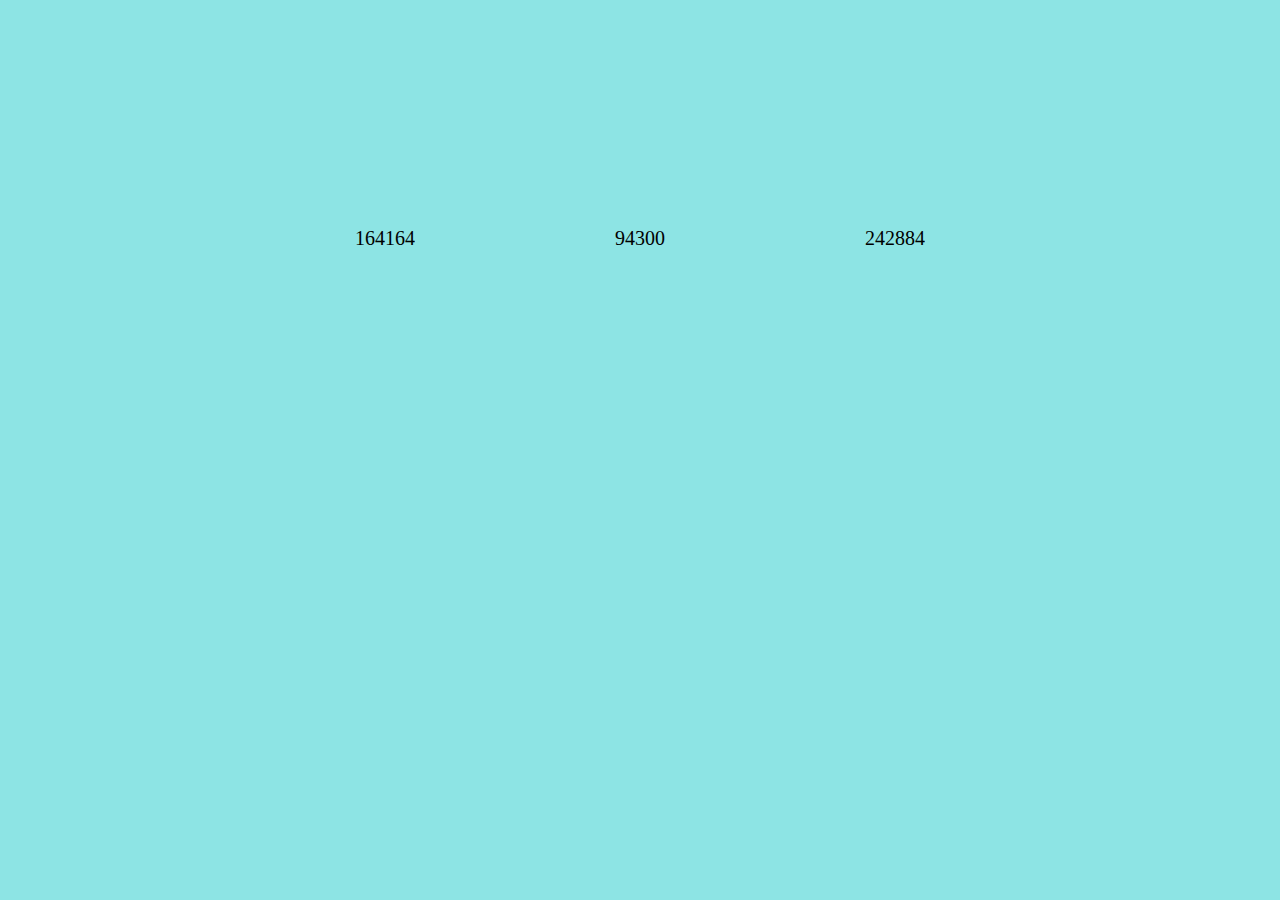
<file: Live Counter/index.html>
<!DOCTYPE html>
<html lang="en">
  <head>
    <meta charset="UTF-8" />
    <meta name="viewport" content="width=device-width, initial-scale=1.0" />
    <link rel="stylesheet" href="https://cdnjs.cloudflare.com/ajax/libs/font-awesome/5.14.0/css/all.min.css" integrity="sha512-1PKOgIY59xJ8Co8+NE6FZ+LOAZKjy+KY8iq0G4B3CyeY6wYHN3yt9PW0XpSriVlkMXe40PTKnXrLnZ9+fkDaog==" crossorigin="anonymous" />
    <link rel="stylesheet" href="style.css" />
    <title>Increment Counter</title>
  </head>
  <body>
    <div class="counter-container">
      <i class="fab fa-twitter fa-3x"></i>
      <div class="counter" data-target="250050"></div>
    
    </div>

    <div class="counter-container">
      <i class="fab fa-youtube fa-3x"></i>
      <div class="counter" data-target="143676"></div>
      
    </div>

    <div class="counter-container">
      <i class="fab fa-facebook fa-3x"></i>
      <div class="counter" data-target="370065"></div>
      
    </div>
    <script src="script.js"></script>
  </body>
</html>
</file>
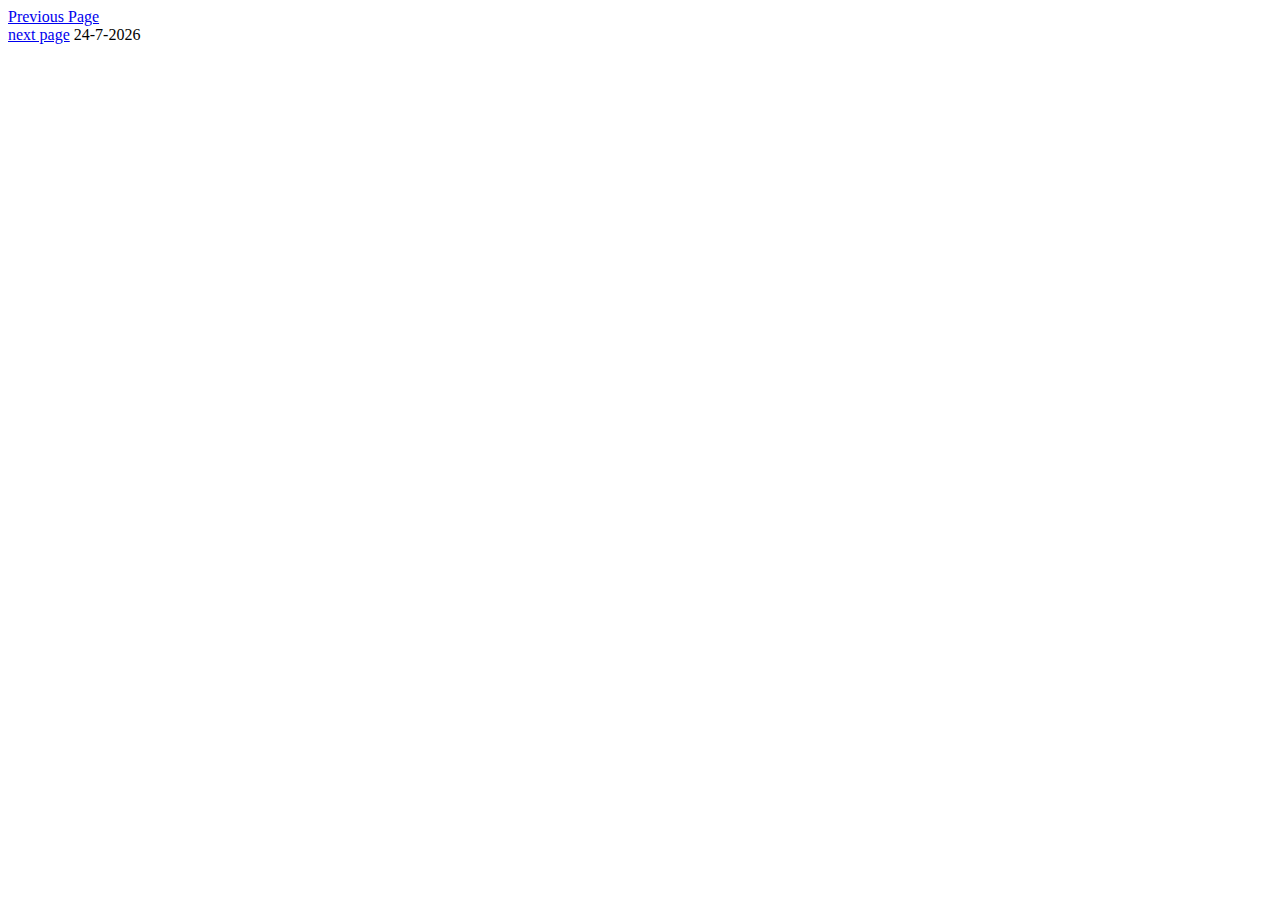
<file: Prev and Next/index.html>
<!DOCTYPE html>
<html lang="en">
<head>
    <meta charset="UTF-8">
    <meta http-equiv="X-UA-Compatible" content="IE=edge">
    <meta name="viewport" content="width=device-width, initial-scale=1.0">
    <title>Document</title>
</head>
<body>
    <a href="javascript:history.back(1)">Previous Page</a><br>
    <a href="javascript:history.back(-1)">next page</a>
    <script src="script.js"></script>
</html>
</file>
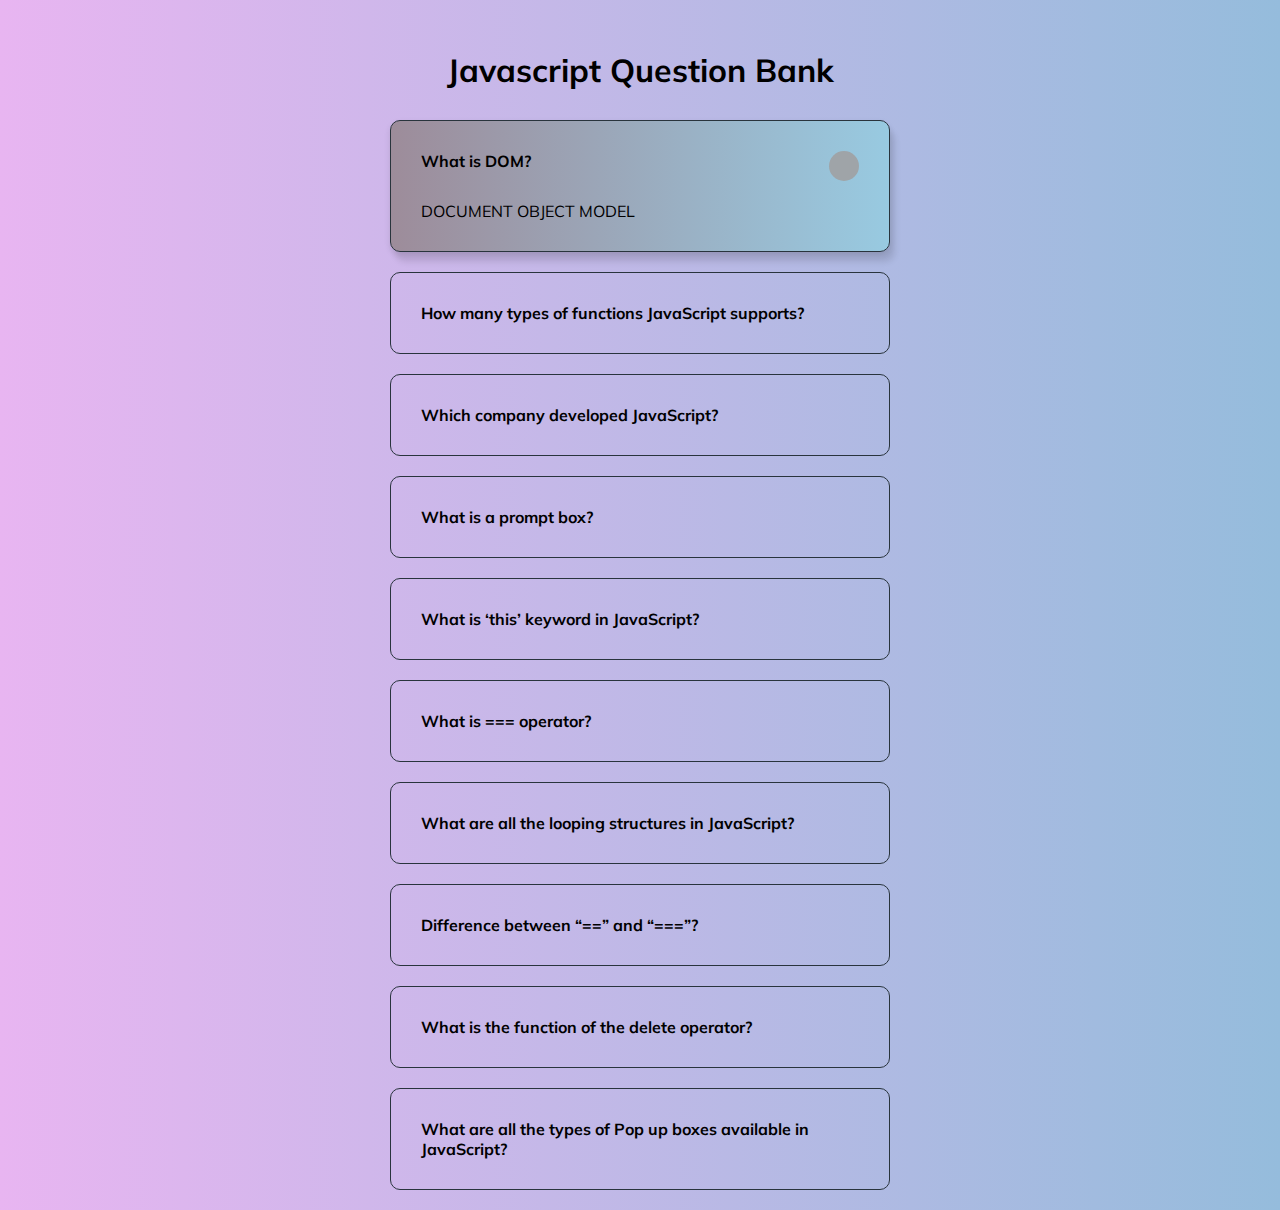
<file: Question Bank/index.html>
<!DOCTYPE html>
<html lang="en">
  <head>
    <meta charset="UTF-8" />
    <meta name="viewport" content="width=device-width, initial-scale=1.0" />
    <link rel="stylesheet" href="https://cdnjs.cloudflare.com/ajax/libs/font-awesome/5.14.0/css/all.min.css" integrity="sha512-1PKOgIY59xJ8Co8+NE6FZ+LOAZKjy+KY8iq0G4B3CyeY6wYHN3yt9PW0XpSriVlkMXe40PTKnXrLnZ9+fkDaog==" crossorigin="anonymous" />
    <link rel="stylesheet" href="style.css" />
    <title>Question bank</title>
  </head>
  <body>
    <h1>Javascript Question Bank</h1>
    <div class="faq-container">
      <div class="faq active">
        <h4 class="faq-title">
          What is DOM?
        </h4>

        <p class="faq-text">
          DOCUMENT OBJECT MODEL
        </p>

        <button class="faq-toggle">
          <i class="fas fa-chevron-down"></i>
          <i class="fas fa-times"></i>
        </button>
      </div>

      <div class="faq">
        <h4 class="faq-title">
            How many types of functions JavaScript supports?
        </h4>
        <p class="faq-text">
         Four
        </p>
        <button class="faq-toggle">
          <i class="fas fa-chevron-down"></i>
          <i class="fas fa-times"></i>
        </button>
      </div>
      
      <div class="faq">
        <h4 class="faq-title">
            Which company developed JavaScript?
        </h4>
        <p class="faq-text">
          Netscape
        </p>
        <button class="faq-toggle">
          <i class="fas fa-chevron-down"></i>
          <i class="fas fa-times"></i>
        </button>
      </div>

      <div class="faq">
        <h4 class="faq-title">
          What is a prompt box?
        </h4>
        <p class="faq-text">
          A prompt box is a box that allows the user to enter input by providing a text box. A label and box will be provided to enter the text or number.
        </p>
        <button class="faq-toggle">
          <i class="fas fa-chevron-down"></i>
          <i class="fas fa-times"></i>
        </button>
      </div>

      <div class="faq">
        <h4 class="faq-title">
          What is ‘this’ keyword in JavaScript?
        </h4>
        <p class="faq-text">
          ‘This’ keyword refers to the object from where it was called.
        </p>
        <button class="faq-toggle">
          <i class="fas fa-chevron-down"></i>
          <i class="fas fa-times"></i>
        </button>
      </div>

      <div class="faq">
        <h4 class="faq-title">
          What is === operator?
        </h4>
        <p class="faq-text">
          === is called a strict equality operator, which returns true when the two operands have the same value without conversion.
        </p>
        <button class="faq-toggle">
          <i class="fas fa-chevron-down"></i>
          <i class="fas fa-times"></i>
        </button>
      </div>

      <div class="faq">
        <h4 class="faq-title">
          What are all the looping structures in JavaScript?
        </h4>
        <p class="faq-text">
          Following are looping structures in Javascript:

          <br>For
          <br>While
          <br>Do-while loops.
        </p>
        <button class="faq-toggle">
          <i class="fas fa-chevron-down"></i>
          <i class="fas fa-times"></i>
        </button>
      </div>

      <div class="faq">
        <h4 class="faq-title">
          Difference between “==” and “===”?
        </h4>
        <p class="faq-text">
          “==” checks only for equality in value, whereas “===” is a stricter equality test and returns false if either the value or the type of the two variables are different.
        </p>
        <button class="faq-toggle">
          <i class="fas fa-chevron-down"></i>
          <i class="fas fa-times"></i>
        </button>
      </div>

      <div class="faq">
        <h4 class="faq-title">
          What is the function of the delete operator?
        </h4>
        <p class="faq-text">
          The delete keyword is used to delete the property as well as its value.
        </p>
        <button class="faq-toggle">
          <i class="fas fa-chevron-down"></i>
          <i class="fas fa-times"></i>
        </button>
      </div>

      <div class="faq">
        <h4 class="faq-title">
          What are all the types of Pop up boxes available in JavaScript?
        </h4>
        <p class="faq-text">
          1.Alert
          <br>2.Confirm and
          <br>3.Prompt
        </p>
        <button class="faq-toggle">
          <i class="fas fa-chevron-down"></i>
          <i class="fas fa-times"></i>
        </button>
      </div>
      
      
      </div>
    </div>
    <script src="script.js"></script>
  </body>
</html>
</file>
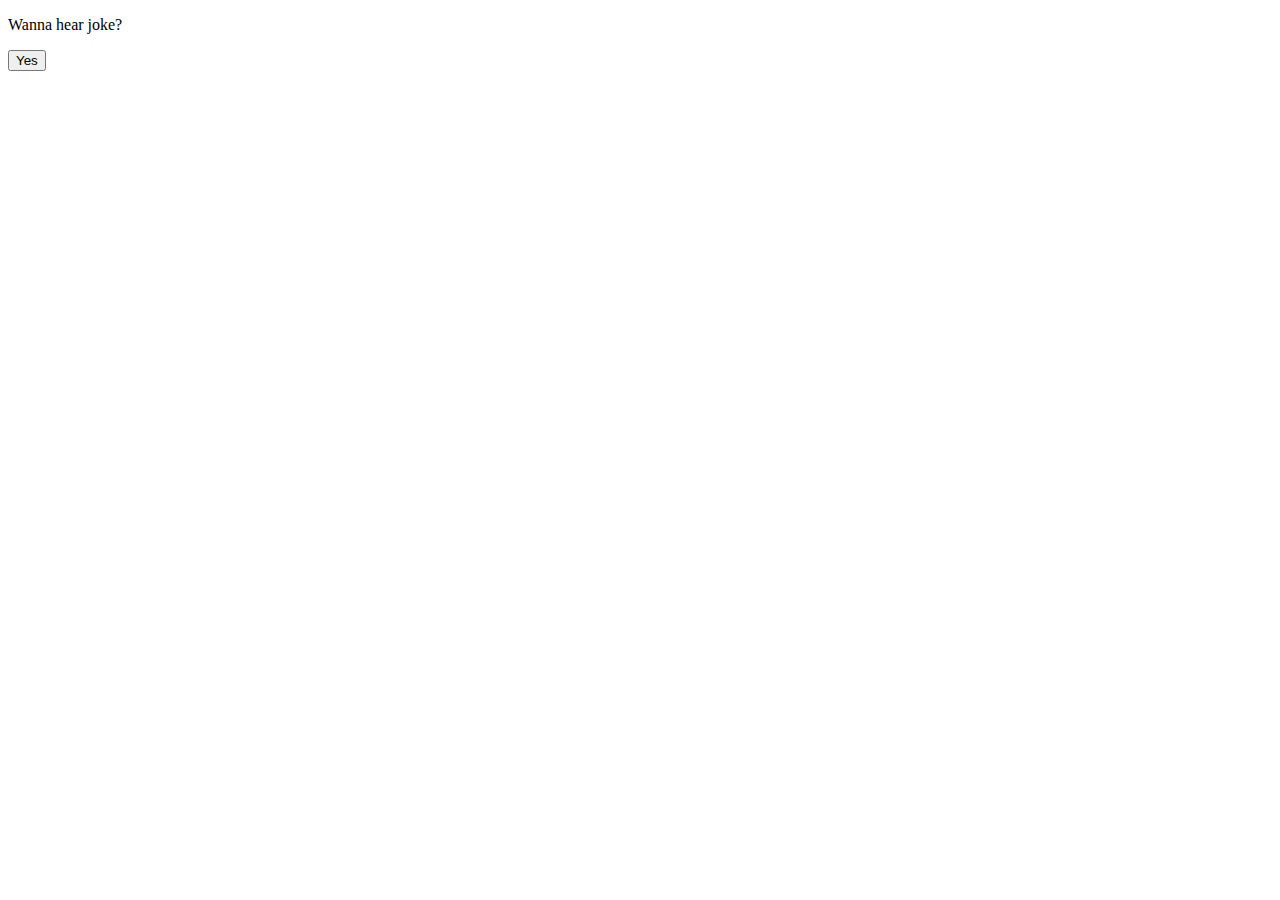
<file: Random Jokes/index.html>
<!DOCTYPE html>
<html lang="en">
<head>
    <meta charset="UTF-8">
    <meta http-equiv="X-UA-Compatible" content="IE=edge">
    <meta name="viewport" content="width=device-width, initial-scale=1.0">
    <title>Document</title>
</head>
<body>
    <p id="para">Wanna hear joke?</p>
    <button id="button">Yes</button>
    <script src="script.js"></script>
</body>
</html>
</file>
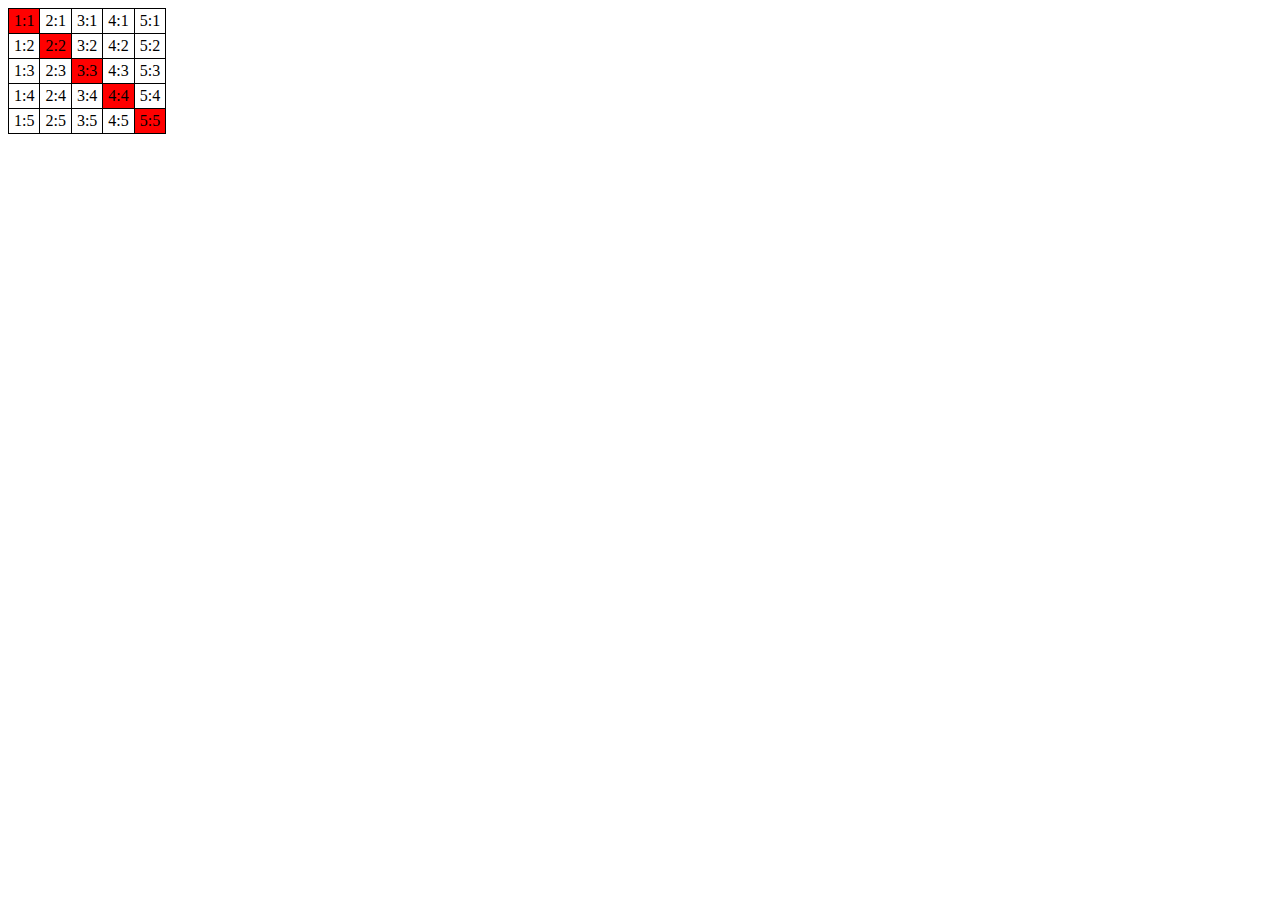
<file: tablediagonal.html>
<!DOCTYPE html>
<html lang="en">
<head>
    <meta charset="UTF-8">
    <meta http-equiv="X-UA-Compatible" content="IE=edge">
    <meta name="viewport" content="width=device-width, initial-scale=1.0">
    <title>Color the Diagonal</title>
    <style>
        table {
          border-collapse: collapse;
        }
    
        td {
          border: 1px solid black;
          padding: 3px 5px;
        }
      </style>
    </head>
    
    <body>
      <table>
        <tr id="row">
          <td>1:1</td>
          <td>2:1</td>
          <td>3:1</td>
          <td>4:1</td>
          <td>5:1</td>
        </tr>
        <tr id="row">
          <td>1:2</td>
          <td>2:2</td>
          <td>3:2</td>
          <td>4:2</td>
          <td>5:2</td>
        </tr>
        <tr id="row">
          <td>1:3</td>
          <td>2:3</td>
          <td>3:3</td>
          <td>4:3</td>
          <td>5:3</td>
        </tr>
        <tr id="row">
          <td>1:4</td>
          <td>2:4</td>
          <td>3:4</td>
          <td>4:4</td>
          <td>5:4</td>
        </tr>
        <tr id="row">
          <td>1:5</td>
          <td>2:5</td>
          <td>3:5</td>
          <td>4:5</td>
          <td>5:5</td>
        </tr>
      </table>
<body>
    <script>
        var tab=document.body.firstElementChild
        for(i=0;i<tab.rows.length;i++){
            var c=tab.rows[i]
            c.cells[i].style.background="red"
        }
    </script>
</body>
</html>
</file>
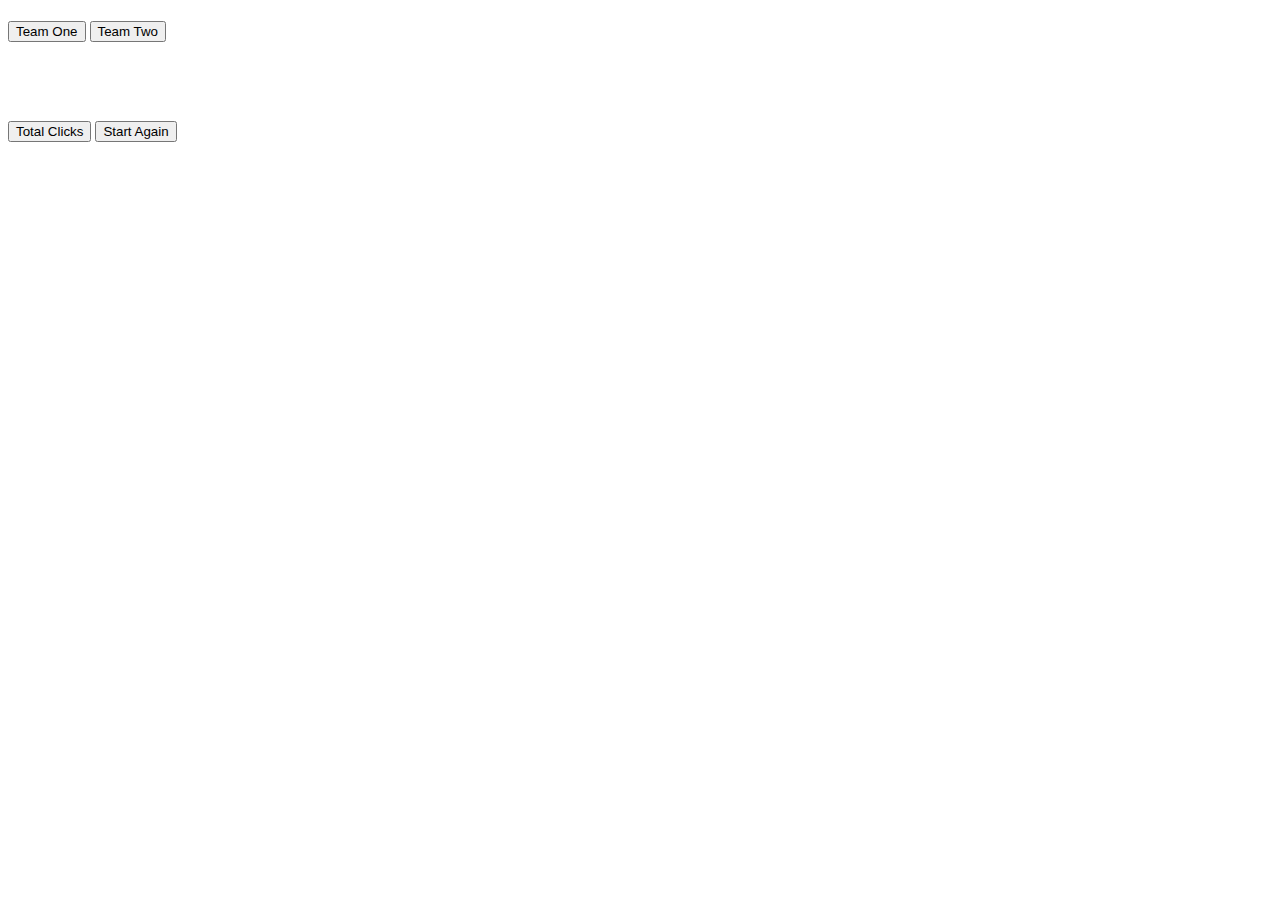
<file: Simple Click Game/teamgame.html>
<!DOCTYPE html>
<html lang="en">
<head>
    <meta charset="UTF-8">
    <meta http-equiv="X-UA-Compatible" content="IE=edge">
    <meta name="viewport" content="width=device-width, initial-scale=1.0">
    <title>Document</title>
    
</head>
<h1 id="result"></h1>
<body>
    <Button Type="Button"  OnClick="TeamOne()" id="one">Team One</Button>
    <Button Type="Button"  OnClick="TeamTwo()" id="two">Team Two</Button><br>
    <div id="con">
        <h1 id="total1"></h1><br>
        <h1 id="total2"></h1><br>
    </div>
    <Button Type="Button"  OnClick="TotalClicks()">Total Clicks</Button>
    <Button Type="Button"  OnClick="reset()">Start Again</Button>
    <script src="script.js"></script>
</body>
</html>
</file>
<file: Live Counter/style.css>
body{
    background-color: rgb(141, 228, 228);
    display: flex;
    justify-content: center;
    align-items: center;
    height: 50vh;
}
.counter-container{
    display: flex;
    flex-direction: column;
    justify-content: center;
    align-items: center;
    margin: 100px;
}
.counter{
    font-size: 20px;
    margin-top: 10px;
    
}

.fab{
    color: rgb(7, 43, 41);
}
</file>
<file: Question Bank/style.css>
@import url('https://fonts.googleapis.com/css?family=Muli&display=swap');

* {
  box-sizing: border-box;
}

body {
  font-family: 'Muli', sans-serif;
  background: linear-gradient(to right, #e8b5f1, #95bcdc);
}

h1 {
  margin: 50px 0 30px;
  text-align: center;
}

.faq-container {
  max-width: 500px;
  margin: 0 auto;
}

.faq {
  background-color: transparent;
  border: 1px solid #29343d;
  border-radius: 10px;
  margin: 20px 0;
  padding: 30px;
  position: relative;
  overflow: hidden;
  transition: 0.3s ease;
}

.faq.active {
  background: linear-gradient(to left, #98cae1, #9d8c9a);
  box-shadow: 5px 10px 6px rgba(0, 0, 0, 0.1), 0 3px 6px rgba(0, 0, 0, 0.1);
}


.faq-title {
  margin: 0 35px 0 0;
}

.faq-text {
  display: none;
  margin: 30px 0 0;
}

.faq.active .faq-text {
  display: block;
}

.faq-toggle {
  background-color: transparent;
  border: 0;
  border-radius: 50%;
  cursor: pointer;
  display: flex;
  align-items: center;
  justify-content: center;
  font-size: 16px;
  padding: 0;
  position: absolute;
  top: 30px;
  right: 30px;
  height: 30px;
  width: 30px;
}



.faq-toggle .fa-times {
  display: none;
}

.faq.active .faq-toggle .fa-times {
  color: #fff;
  display: block;
}

.faq.active .faq-toggle .fa-chevron-down {
  display: none;
}

.faq.active .faq-toggle {
  background-color: #9fa4a8;
}
</file>
